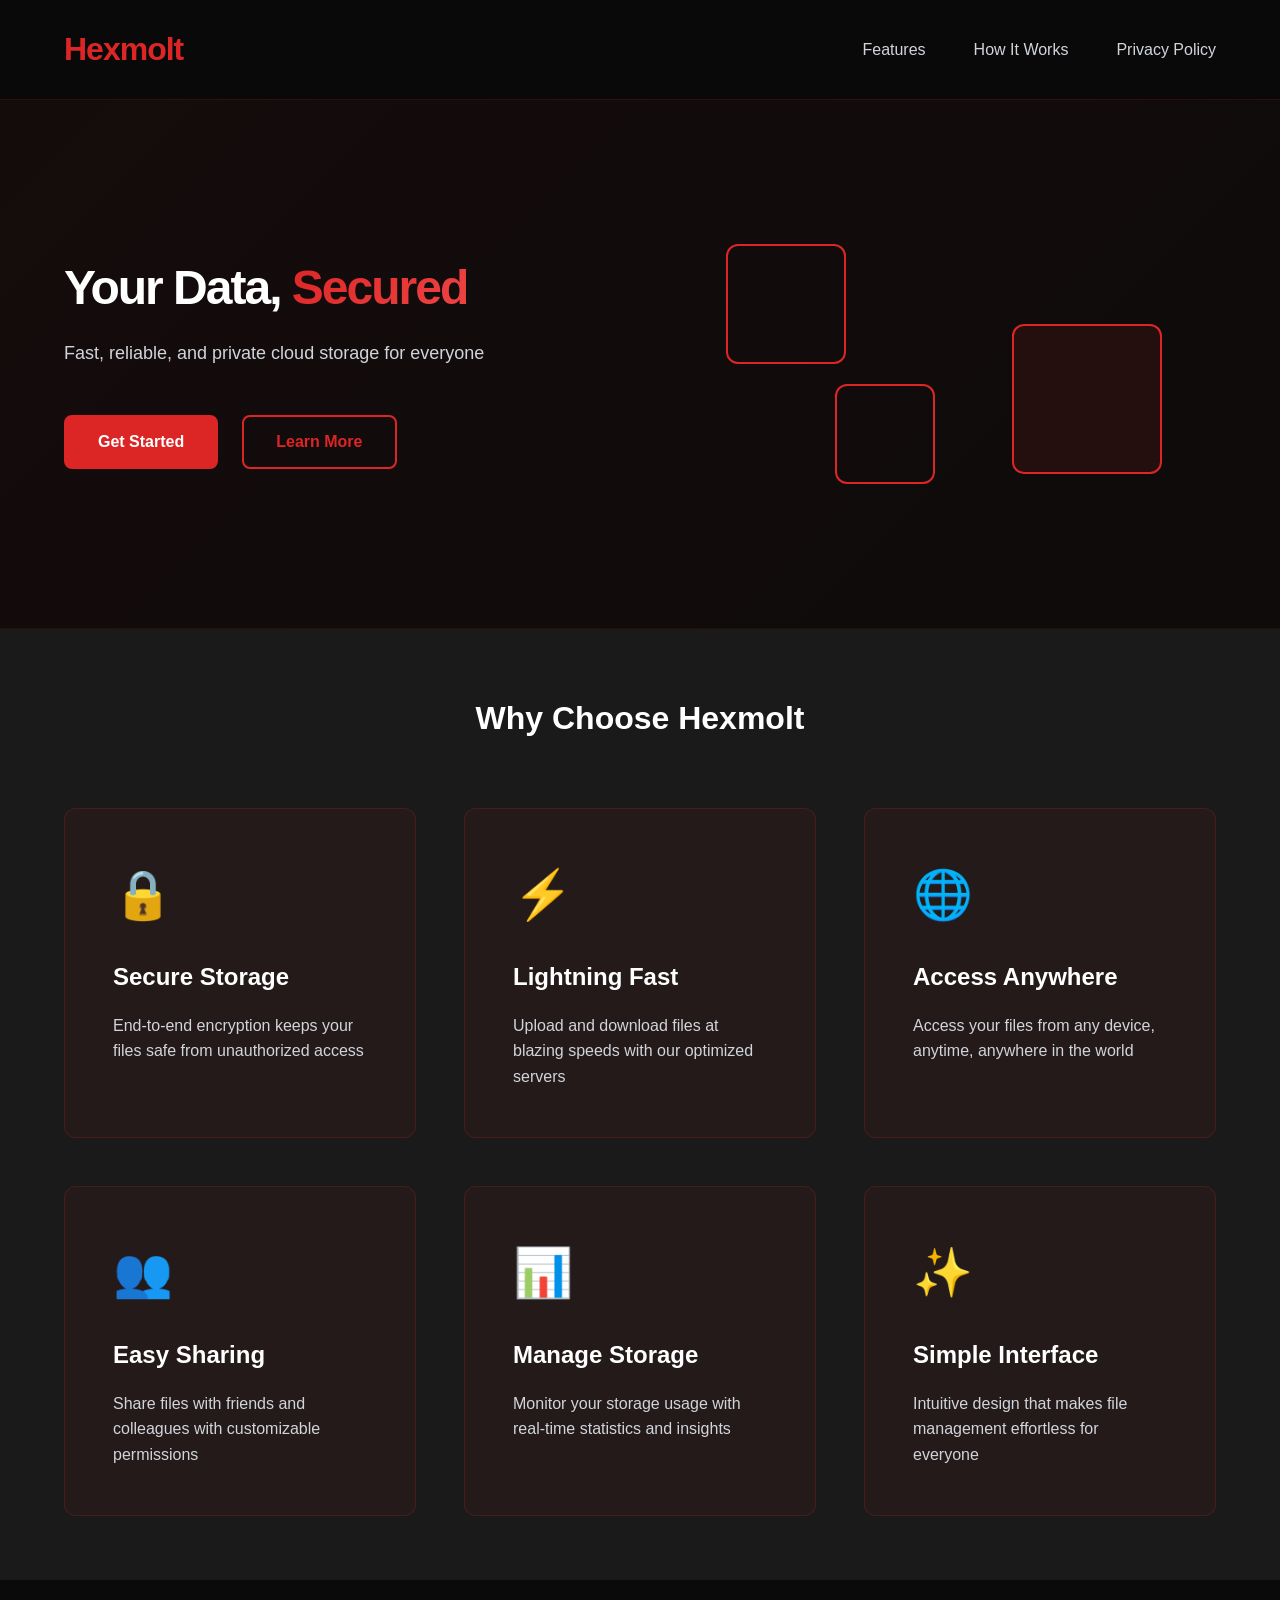
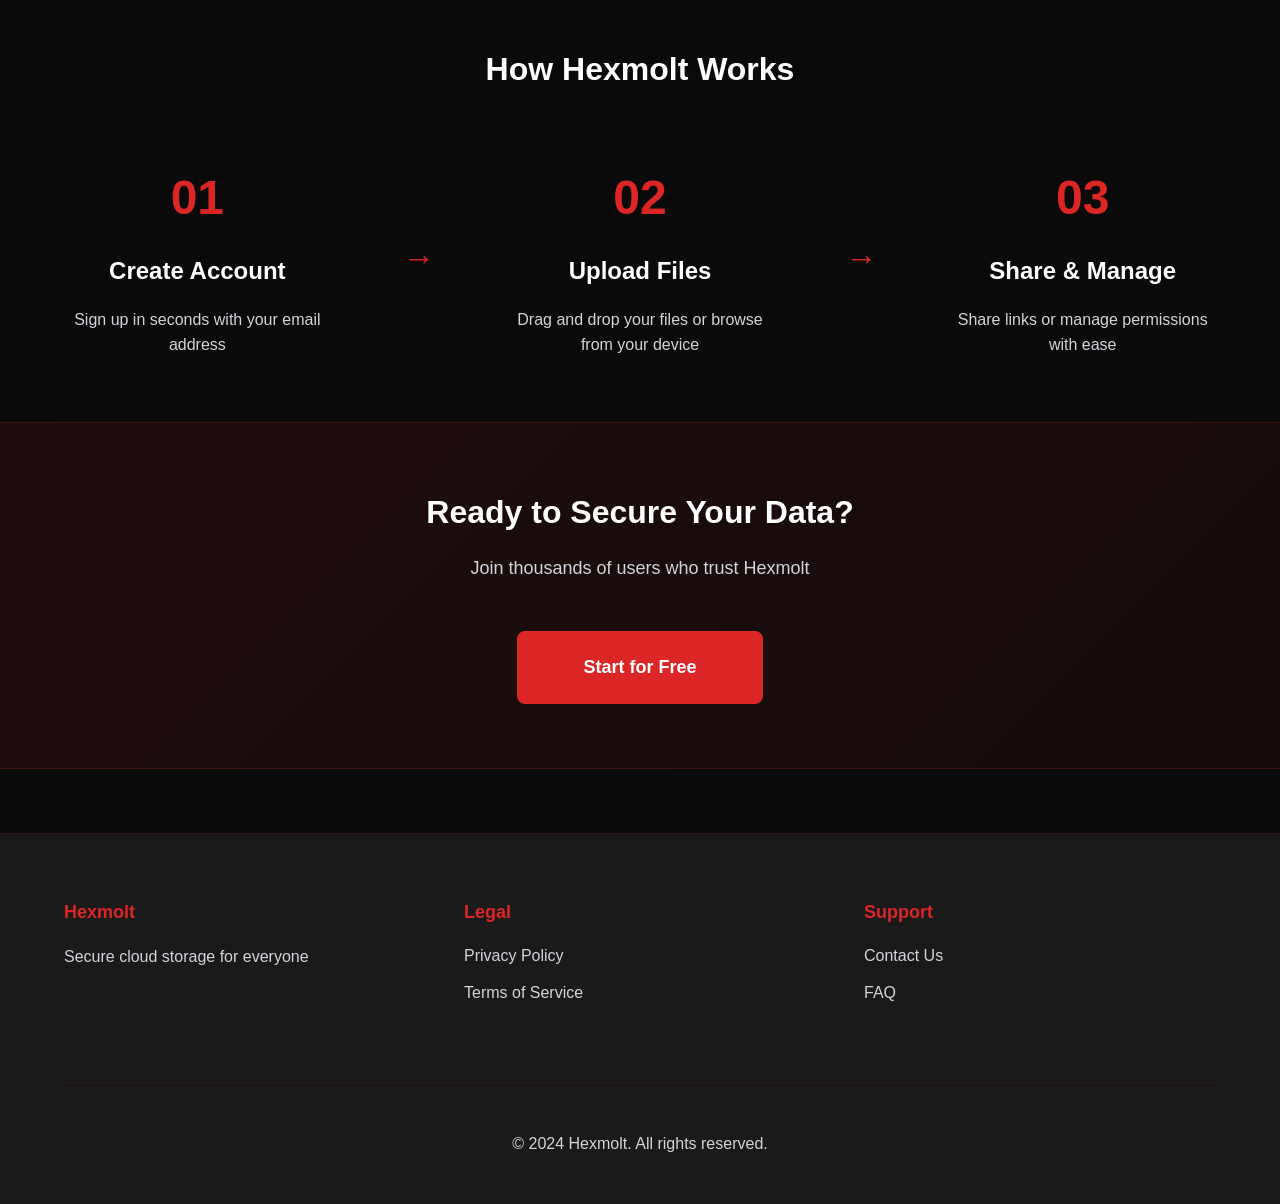
<file: index.html>
<!DOCTYPE html>
<html lang="en">
<head>
    <meta charset="UTF-8">
    <meta name="viewport" content="width=device-width, initial-scale=1.0">
    <title>Hexmolt - Modern Data Storage</title>
    <link rel="stylesheet" href="style.css">
</head>
<body>
    <!-- Navigation -->
    <header class="navbar">
        <div class="container">
            <div class="navbar-content">
                <div class="logo">Hexmolt</div>
                <nav class="nav-links">
                    <a href="#features">Features</a>
                    <a href="#how-it-works">How It Works</a>
                    <a href="privacy.html">Privacy Policy</a>
                </nav>
            </div>
        </div>
    </header>

    <!-- Hero Section -->
    <section class="hero">
        <div class="container">
            <div class="hero-content">
                <h1 class="hero-title">Your Data, <span class="accent">Secured</span></h1>
                <p class="hero-subtitle">Fast, reliable, and private cloud storage for everyone</p>
                <div class="hero-cta">
                    <button class="btn btn-primary">Get Started</button>
                    <button class="btn btn-secondary">Learn More</button>
                </div>
            </div>
            <div class="hero-visual">
                <div class="floating-box box-1"></div>
                <div class="floating-box box-2"></div>
                <div class="floating-box box-3"></div>
            </div>
        </div>
    </section>

    <!-- Features Section -->
    <section id="features" class="features">
        <div class="container">
            <h2 class="section-title">Why Choose Hexmolt</h2>
            <div class="features-grid">
                <div class="feature-card">
                    <div class="feature-icon">🔒</div>
                    <h3>Secure Storage</h3>
                    <p>End-to-end encryption keeps your files safe from unauthorized access</p>
                </div>
                <div class="feature-card">
                    <div class="feature-icon">⚡</div>
                    <h3>Lightning Fast</h3>
                    <p>Upload and download files at blazing speeds with our optimized servers</p>
                </div>
                <div class="feature-card">
                    <div class="feature-icon">🌐</div>
                    <h3>Access Anywhere</h3>
                    <p>Access your files from any device, anytime, anywhere in the world</p>
                </div>
                <div class="feature-card">
                    <div class="feature-icon">👥</div>
                    <h3>Easy Sharing</h3>
                    <p>Share files with friends and colleagues with customizable permissions</p>
                </div>
                <div class="feature-card">
                    <div class="feature-icon">📊</div>
                    <h3>Manage Storage</h3>
                    <p>Monitor your storage usage with real-time statistics and insights</p>
                </div>
                <div class="feature-card">
                    <div class="feature-icon">✨</div>
                    <h3>Simple Interface</h3>
                    <p>Intuitive design that makes file management effortless for everyone</p>
                </div>
            </div>
        </div>
    </section>

    <!-- How It Works Section -->
    <section id="how-it-works" class="how-it-works">
        <div class="container">
            <h2 class="section-title">How Hexmolt Works</h2>
            <div class="steps-container">
                <div class="step">
                    <div class="step-number">01</div>
                    <h3>Create Account</h3>
                    <p>Sign up in seconds with your email address</p>
                </div>
                <div class="step-arrow">→</div>
                <div class="step">
                    <div class="step-number">02</div>
                    <h3>Upload Files</h3>
                    <p>Drag and drop your files or browse from your device</p>
                </div>
                <div class="step-arrow">→</div>
                <div class="step">
                    <div class="step-number">03</div>
                    <h3>Share & Manage</h3>
                    <p>Share links or manage permissions with ease</p>
                </div>
            </div>
        </div>
    </section>

    <!-- CTA Section -->
    <section class="cta-section">
        <div class="container">
            <h2>Ready to Secure Your Data?</h2>
            <p>Join thousands of users who trust Hexmolt</p>
            <button class="btn btn-primary btn-large">Start for Free</button>
        </div>
    </section>

    <!-- Footer -->
    <footer class="footer">
        <div class="container">
            <div class="footer-content">
                <div class="footer-section">
                    <h4>Hexmolt</h4>
                    <p>Secure cloud storage for everyone</p>
                </div>
                <div class="footer-section">
                    <h4>Legal</h4>
                    <ul>
                        <li><a href="privacy.html">Privacy Policy</a></li>
                        <li><a href="#terms">Terms of Service</a></li>
                    </ul>
                </div>
                <div class="footer-section">
                    <h4>Support</h4>
                    <ul>
                        <li><a href="mailto:abhisingh1000500@gmail.com">Contact Us</a></li>
                        <li><a href="#faq">FAQ</a></li>
                    </ul>
                </div>
            </div>
            <div class="footer-bottom">
                <p>&copy; 2024 Hexmolt. All rights reserved.</p>
            </div>
        </div>
    </footer>

    <script src="main.js"></script>
</body>
</html>
</file>
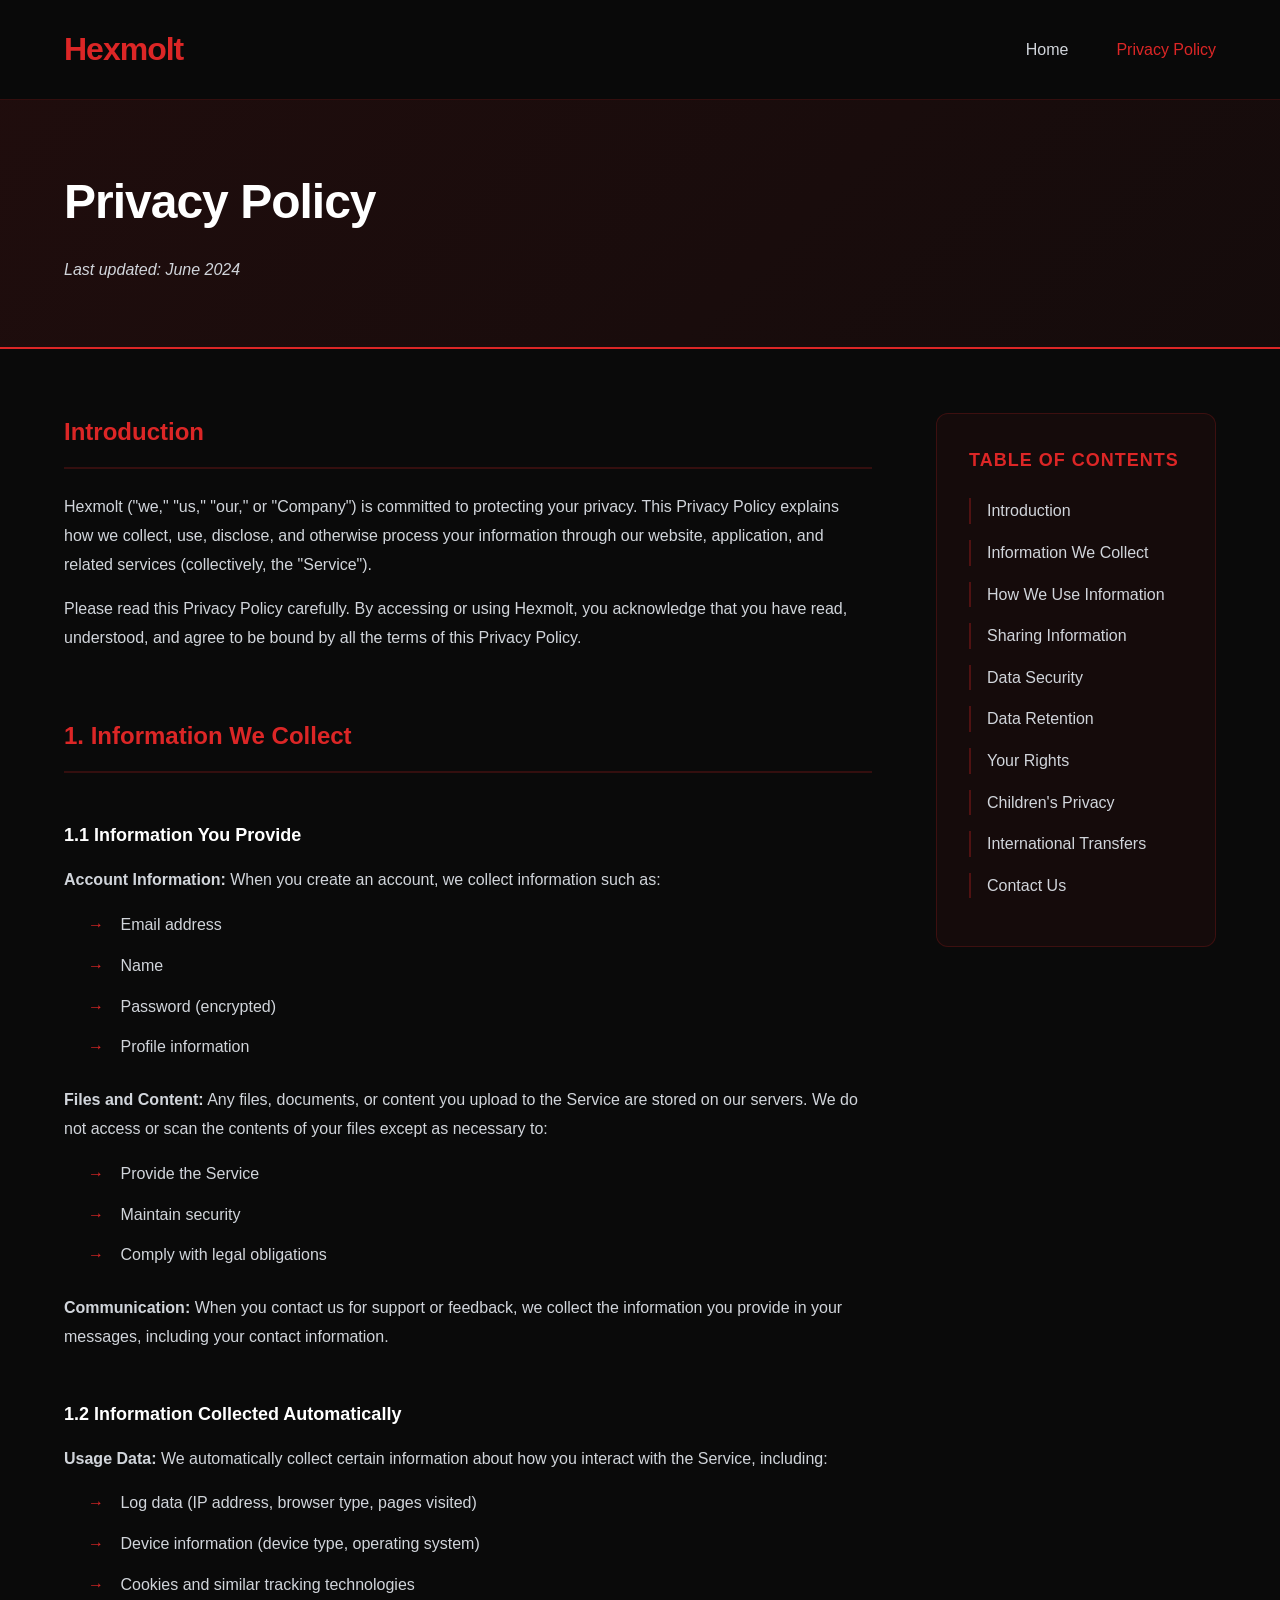
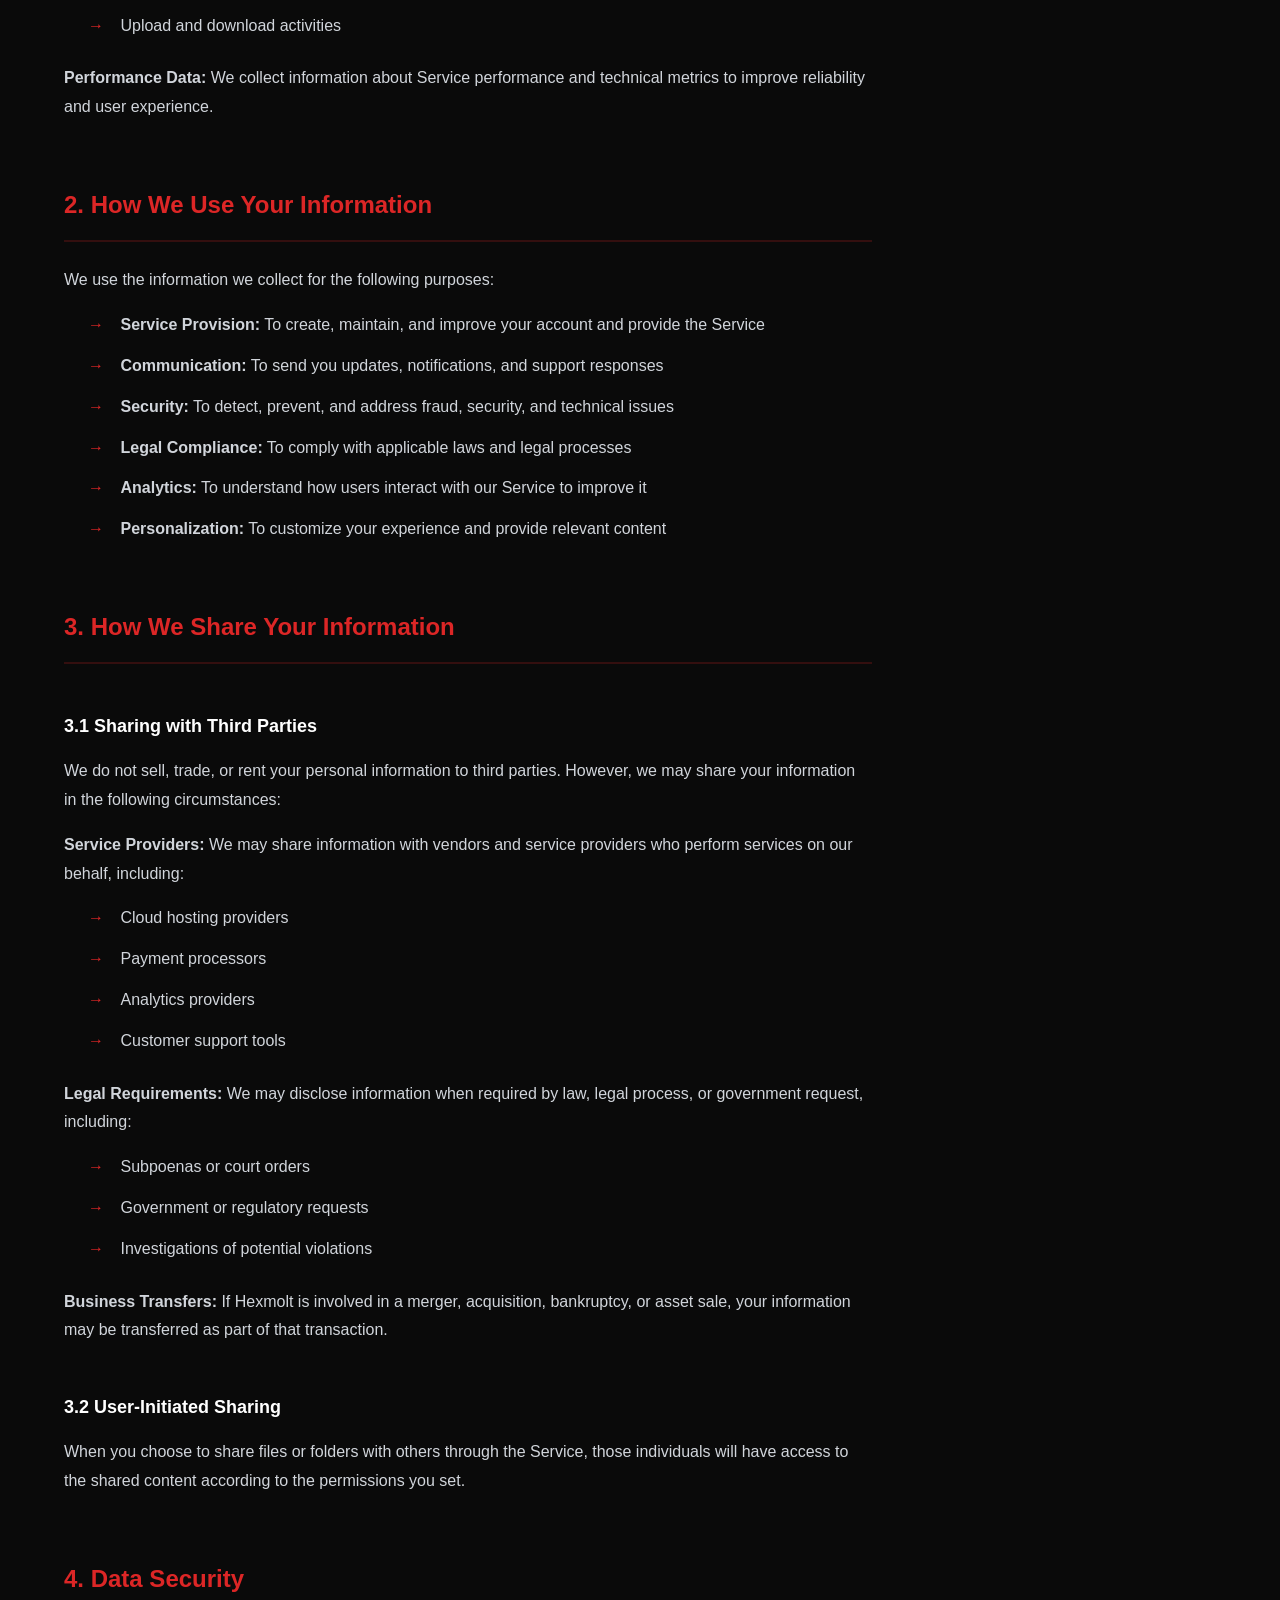
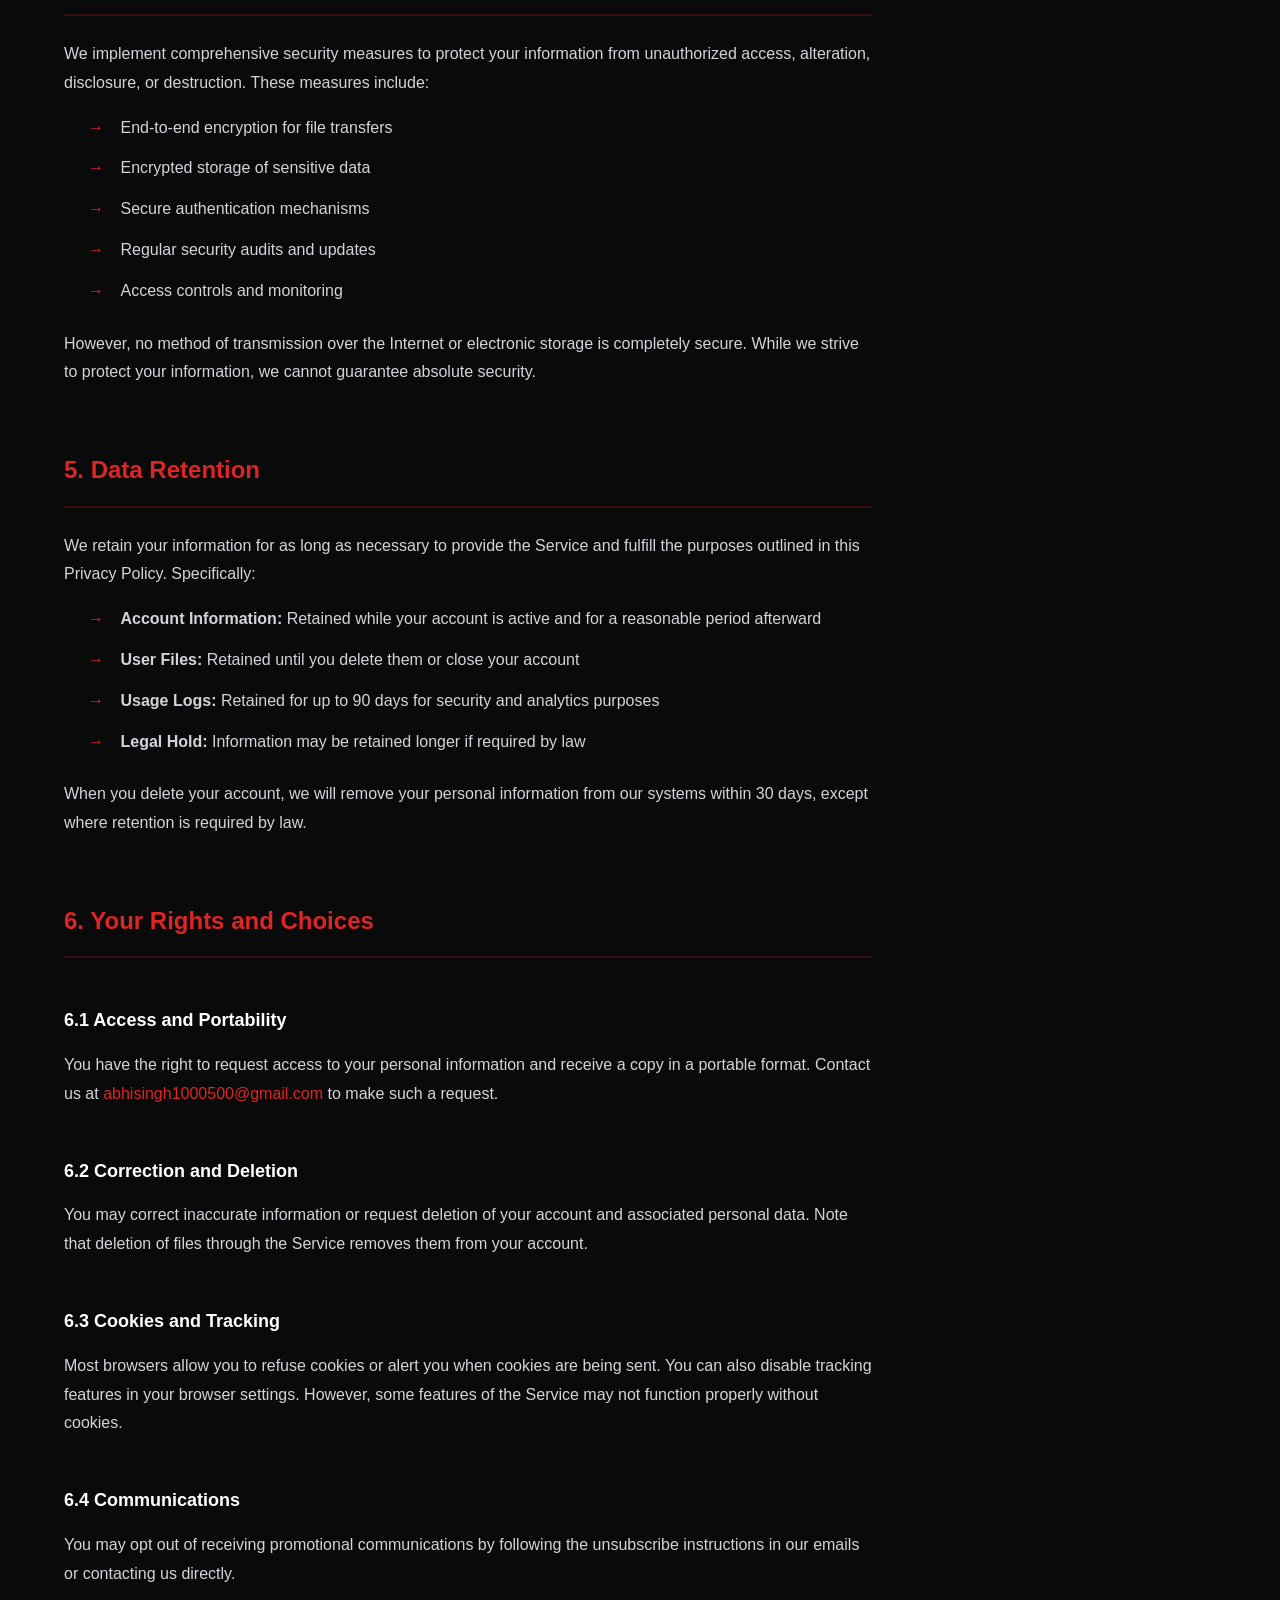
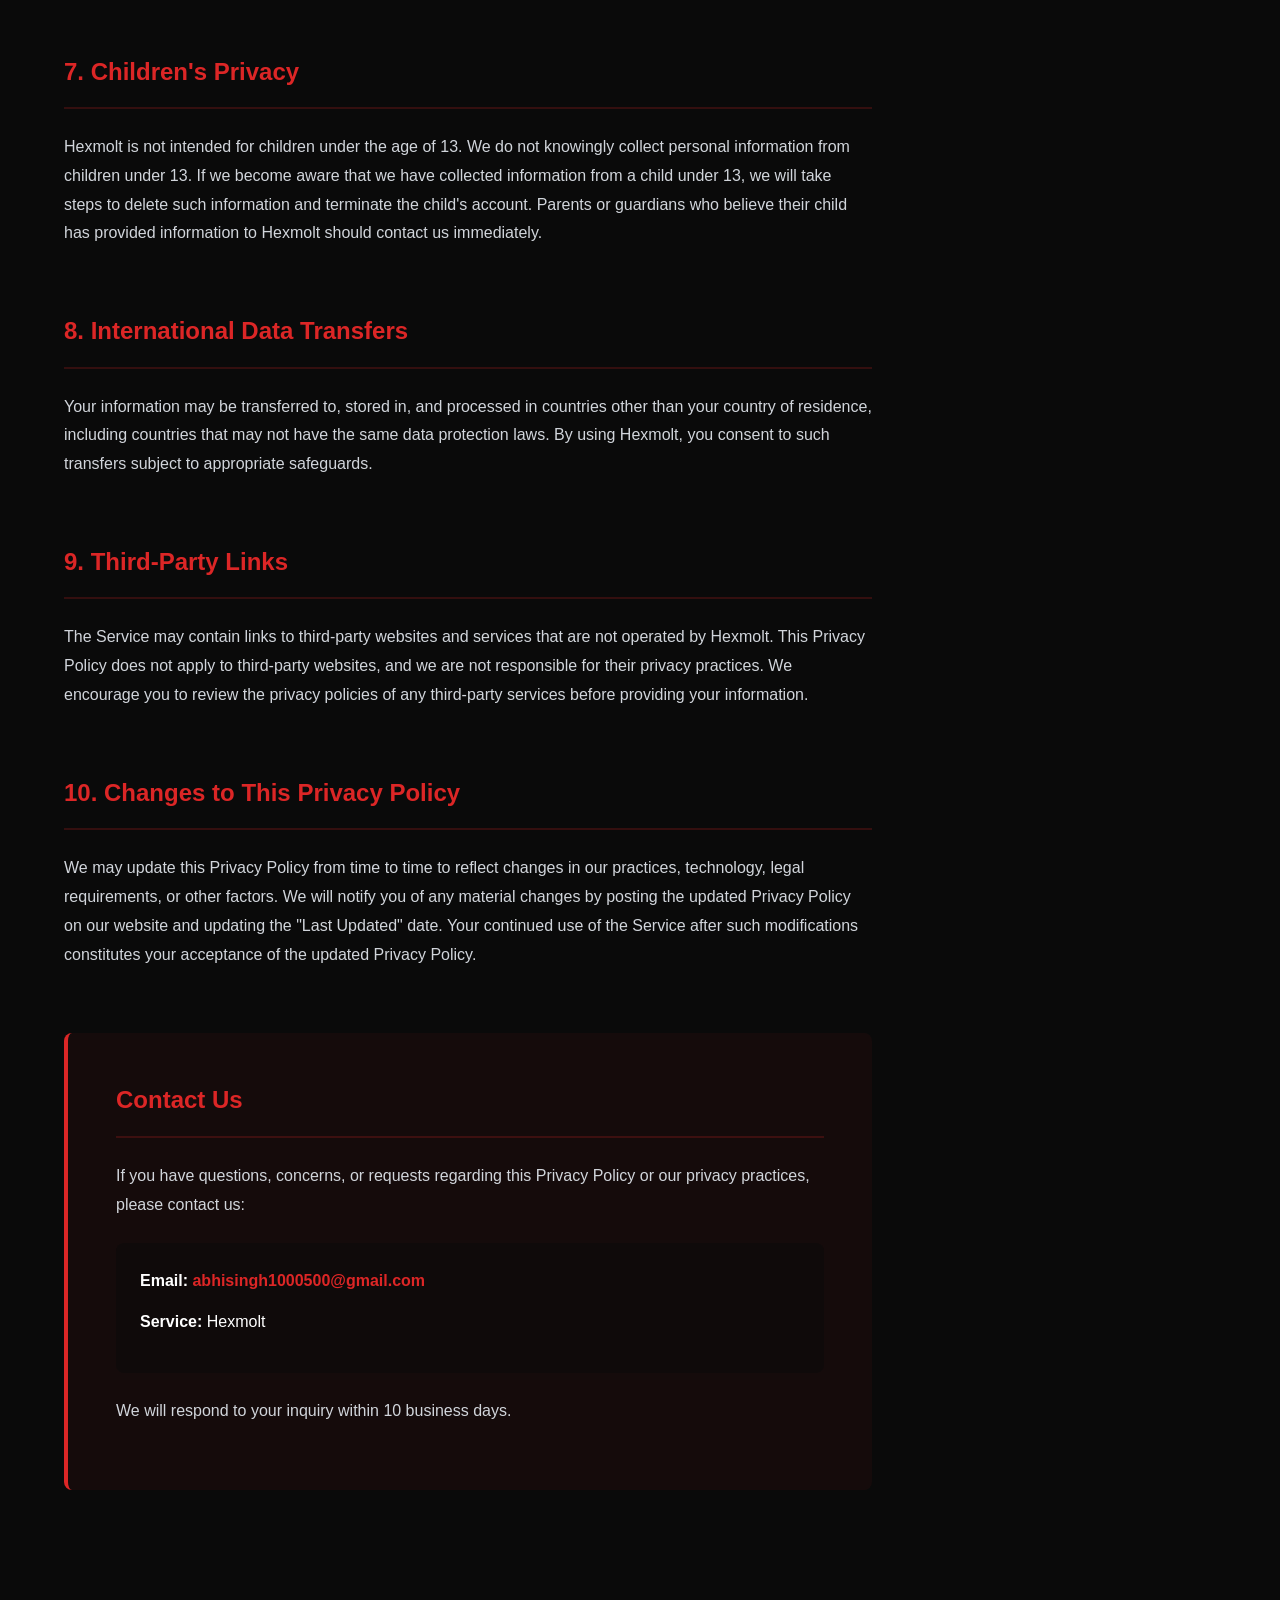
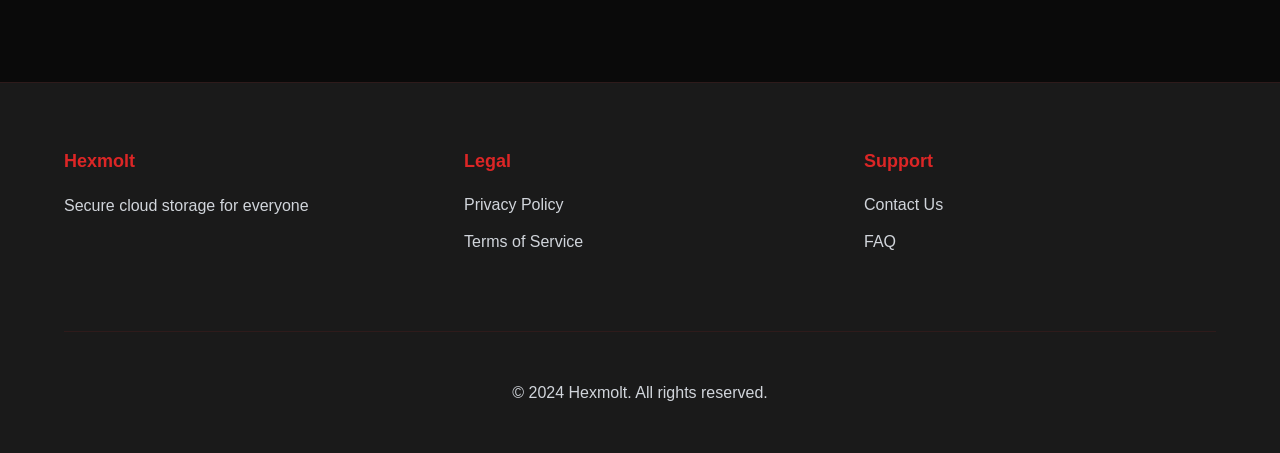
<file: privacy.html>
<!DOCTYPE html>
<html lang="en">
<head>
    <meta charset="UTF-8">
    <meta name="viewport" content="width=device-width, initial-scale=1.0">
    <title>Privacy Policy - Hexmolt</title>
   <link rel="stylesheet" href="style.css">
<link rel="stylesheet" href="privacy.css">
</head>
<body>
    <!-- Navigation -->
    <header class="navbar">
        <div class="container">
            <div class="navbar-content">
                <div class="logo">Hexmolt</div>
                <nav class="nav-links">
                    <a href="index.html">Home</a>
                    <a href="privacy.html" class="active">Privacy Policy</a>
                </nav>
            </div>
        </div>
    </header>

    <!-- Header -->
    <section class="policy-header">
        <div class="container">
            <h1>Privacy Policy</h1>
            <p class="last-updated">Last updated: June 2024</p>
        </div>
    </section>

    <!-- Main Content -->
    <div class="container">
        <div class="policy-wrapper">
            <div class="policy-content">
                <!-- Introduction -->
                <section class="policy-section">
                    <h2>Introduction</h2>
                    <p>Hexmolt ("we," "us," "our," or "Company") is committed to protecting your privacy. This Privacy Policy explains how we collect, use, disclose, and otherwise process your information through our website, application, and related services (collectively, the "Service").</p>
                    <p>Please read this Privacy Policy carefully. By accessing or using Hexmolt, you acknowledge that you have read, understood, and agree to be bound by all the terms of this Privacy Policy.</p>
                </section>

                <!-- Section 1 -->
                <section class="policy-section">
                    <h2>1. Information We Collect</h2>
                    
                    <h3>1.1 Information You Provide</h3>
                    <p><strong>Account Information:</strong> When you create an account, we collect information such as:</p>
                    <ul>
                        <li>Email address</li>
                        <li>Name</li>
                        <li>Password (encrypted)</li>
                        <li>Profile information</li>
                    </ul>

                    <p><strong>Files and Content:</strong> Any files, documents, or content you upload to the Service are stored on our servers. We do not access or scan the contents of your files except as necessary to:</p>
                    <ul>
                        <li>Provide the Service</li>
                        <li>Maintain security</li>
                        <li>Comply with legal obligations</li>
                    </ul>

                    <p><strong>Communication:</strong> When you contact us for support or feedback, we collect the information you provide in your messages, including your contact information.</p>

                    <h3>1.2 Information Collected Automatically</h3>
                    <p><strong>Usage Data:</strong> We automatically collect certain information about how you interact with the Service, including:</p>
                    <ul>
                        <li>Log data (IP address, browser type, pages visited)</li>
                        <li>Device information (device type, operating system)</li>
                        <li>Cookies and similar tracking technologies</li>
                        <li>Upload and download activities</li>
                    </ul>

                    <p><strong>Performance Data:</strong> We collect information about Service performance and technical metrics to improve reliability and user experience.</p>
                </section>

                <!-- Section 2 -->
                <section class="policy-section">
                    <h2>2. How We Use Your Information</h2>
                    <p>We use the information we collect for the following purposes:</p>
                    <ul>
                        <li><strong>Service Provision:</strong> To create, maintain, and improve your account and provide the Service</li>
                        <li><strong>Communication:</strong> To send you updates, notifications, and support responses</li>
                        <li><strong>Security:</strong> To detect, prevent, and address fraud, security, and technical issues</li>
                        <li><strong>Legal Compliance:</strong> To comply with applicable laws and legal processes</li>
                        <li><strong>Analytics:</strong> To understand how users interact with our Service to improve it</li>
                        <li><strong>Personalization:</strong> To customize your experience and provide relevant content</li>
                    </ul>
                </section>

                <!-- Section 3 -->
                <section class="policy-section">
                    <h2>3. How We Share Your Information</h2>
                    
                    <h3>3.1 Sharing with Third Parties</h3>
                    <p>We do not sell, trade, or rent your personal information to third parties. However, we may share your information in the following circumstances:</p>
                    
                    <p><strong>Service Providers:</strong> We may share information with vendors and service providers who perform services on our behalf, including:</p>
                    <ul>
                        <li>Cloud hosting providers</li>
                        <li>Payment processors</li>
                        <li>Analytics providers</li>
                        <li>Customer support tools</li>
                    </ul>

                    <p><strong>Legal Requirements:</strong> We may disclose information when required by law, legal process, or government request, including:</p>
                    <ul>
                        <li>Subpoenas or court orders</li>
                        <li>Government or regulatory requests</li>
                        <li>Investigations of potential violations</li>
                    </ul>

                    <p><strong>Business Transfers:</strong> If Hexmolt is involved in a merger, acquisition, bankruptcy, or asset sale, your information may be transferred as part of that transaction.</p>

                    <h3>3.2 User-Initiated Sharing</h3>
                    <p>When you choose to share files or folders with others through the Service, those individuals will have access to the shared content according to the permissions you set.</p>
                </section>

                <!-- Section 4 -->
                <section class="policy-section">
                    <h2>4. Data Security</h2>
                    <p>We implement comprehensive security measures to protect your information from unauthorized access, alteration, disclosure, or destruction. These measures include:</p>
                    <ul>
                        <li>End-to-end encryption for file transfers</li>
                        <li>Encrypted storage of sensitive data</li>
                        <li>Secure authentication mechanisms</li>
                        <li>Regular security audits and updates</li>
                        <li>Access controls and monitoring</li>
                    </ul>
                    <p>However, no method of transmission over the Internet or electronic storage is completely secure. While we strive to protect your information, we cannot guarantee absolute security.</p>
                </section>

                <!-- Section 5 -->
                <section class="policy-section">
                    <h2>5. Data Retention</h2>
                    <p>We retain your information for as long as necessary to provide the Service and fulfill the purposes outlined in this Privacy Policy. Specifically:</p>
                    <ul>
                        <li><strong>Account Information:</strong> Retained while your account is active and for a reasonable period afterward</li>
                        <li><strong>User Files:</strong> Retained until you delete them or close your account</li>
                        <li><strong>Usage Logs:</strong> Retained for up to 90 days for security and analytics purposes</li>
                        <li><strong>Legal Hold:</strong> Information may be retained longer if required by law</li>
                    </ul>
                    <p>When you delete your account, we will remove your personal information from our systems within 30 days, except where retention is required by law.</p>
                </section>

                <!-- Section 6 -->
                <section class="policy-section">
                    <h2>6. Your Rights and Choices</h2>
                    
                    <h3>6.1 Access and Portability</h3>
                    <p>You have the right to request access to your personal information and receive a copy in a portable format. Contact us at <a href="mailto:abhisingh1000500@gmail.com">abhisingh1000500@gmail.com</a> to make such a request.</p>

                    <h3>6.2 Correction and Deletion</h3>
                    <p>You may correct inaccurate information or request deletion of your account and associated personal data. Note that deletion of files through the Service removes them from your account.</p>

                    <h3>6.3 Cookies and Tracking</h3>
                    <p>Most browsers allow you to refuse cookies or alert you when cookies are being sent. You can also disable tracking features in your browser settings. However, some features of the Service may not function properly without cookies.</p>

                    <h3>6.4 Communications</h3>
                    <p>You may opt out of receiving promotional communications by following the unsubscribe instructions in our emails or contacting us directly.</p>
                </section>

                <!-- Section 7 -->
                <section class="policy-section">
                    <h2>7. Children's Privacy</h2>
                    <p>Hexmolt is not intended for children under the age of 13. We do not knowingly collect personal information from children under 13. If we become aware that we have collected information from a child under 13, we will take steps to delete such information and terminate the child's account. Parents or guardians who believe their child has provided information to Hexmolt should contact us immediately.</p>
                </section>

                <!-- Section 8 -->
                <section class="policy-section">
                    <h2>8. International Data Transfers</h2>
                    <p>Your information may be transferred to, stored in, and processed in countries other than your country of residence, including countries that may not have the same data protection laws. By using Hexmolt, you consent to such transfers subject to appropriate safeguards.</p>
                </section>

                <!-- Section 9 -->
                <section class="policy-section">
                    <h2>9. Third-Party Links</h2>
                    <p>The Service may contain links to third-party websites and services that are not operated by Hexmolt. This Privacy Policy does not apply to third-party websites, and we are not responsible for their privacy practices. We encourage you to review the privacy policies of any third-party services before providing your information.</p>
                </section>

                <!-- Section 10 -->
                <section class="policy-section">
                    <h2>10. Changes to This Privacy Policy</h2>
                    <p>We may update this Privacy Policy from time to time to reflect changes in our practices, technology, legal requirements, or other factors. We will notify you of any material changes by posting the updated Privacy Policy on our website and updating the "Last Updated" date. Your continued use of the Service after such modifications constitutes your acceptance of the updated Privacy Policy.</p>
                </section>

                <!-- Contact Section -->
                <section class="policy-section contact-section">
                    <h2>Contact Us</h2>
                    <p>If you have questions, concerns, or requests regarding this Privacy Policy or our privacy practices, please contact us:</p>
                    <div class="contact-info">
                        <p><strong>Email:</strong> <a href="mailto:abhisingh1000500@gmail.com">abhisingh1000500@gmail.com</a></p>
                        <p><strong>Service:</strong> Hexmolt</p>
                    </div>
                    <p>We will respond to your inquiry within 10 business days.</p>
                </section>
            </div>

            <!-- Table of Contents -->
            <aside class="policy-sidebar">
                <div class="toc">
                    <h3>Table of Contents</h3>
                    <ul>
                        <li><a href="#introduction">Introduction</a></li>
                        <li><a href="#information-collection">Information We Collect</a></li>
                        <li><a href="#how-we-use">How We Use Information</a></li>
                        <li><a href="#sharing">Sharing Information</a></li>
                        <li><a href="#security">Data Security</a></li>
                        <li><a href="#retention">Data Retention</a></li>
                        <li><a href="#your-rights">Your Rights</a></li>
                        <li><a href="#children">Children's Privacy</a></li>
                        <li><a href="#transfers">International Transfers</a></li>
                        <li><a href="#contact">Contact Us</a></li>
                    </ul>
                </div>
            </aside>
        </div>
    </div>

    <!-- Footer -->
    <footer class="footer">
        <div class="container">
            <div class="footer-content">
                <div class="footer-section">
                    <h4>Hexmolt</h4>
                    <p>Secure cloud storage for everyone</p>
                </div>
                <div class="footer-section">
                    <h4>Legal</h4>
                    <ul>
                        <li><a href="privacy.html">Privacy Policy</a></li>
                        <li><a href="#terms">Terms of Service</a></li>
                    </ul>
                </div>
                <div class="footer-section">
                    <h4>Support</h4>
                    <ul>
                        <li><a href="mailto:abhisingh1000500@gmail.com">Contact Us</a></li>
                        <li><a href="#faq">FAQ</a></li>
                    </ul>
                </div>
            </div>
            <div class="footer-bottom">
                <p>&copy; 2024 Hexmolt. All rights reserved.</p>
            </div>
        </div>
    </footer>
</body>
</html>
</file>
<file: style.css>
/* 
 * Hexmolt - Modern Cloud Storage
 * Main Stylesheet
 */

/* ===== CSS Variables ===== */
:root {
    --color-black: #0a0a0a;
    --color-dark-gray: #1a1a1a;
    --color-light-gray: #f5f5f5;
    --color-red: #dc2626;
    --color-red-dark: #991b1b;
    --color-red-light: #ef4444;
    --color-text: #ffffff;
    --color-text-secondary: #d1d5db;
    
    --font-primary: -apple-system, BlinkMacSystemFont, 'Segoe UI', Roboto, 'Helvetica Neue', Arial, sans-serif;
    --font-size-base: 16px;
    --font-size-lg: 18px;
    --font-size-xl: 24px;
    --font-size-2xl: 32px;
    --font-size-3xl: 48px;
    
    --spacing-xs: 8px;
    --spacing-sm: 12px;
    --spacing-md: 16px;
    --spacing-lg: 24px;
    --spacing-xl: 32px;
    --spacing-2xl: 48px;
    --spacing-3xl: 64px;
    
    --transition: 0.3s ease;
    --radius-sm: 4px;
    --radius-md: 8px;
    --radius-lg: 12px;
}

/* ===== Reset & Base Styles ===== */
* {
    margin: 0;
    padding: 0;
    box-sizing: border-box;
}

html, body {
    height: 100%;
}

body {
    font-family: var(--font-primary);
    background-color: var(--color-black);
    color: var(--color-text);
    font-size: var(--font-size-base);
    line-height: 1.6;
}

a {
    color: var(--color-red);
    text-decoration: none;
    transition: color var(--transition);
}

a:hover {
    color: var(--color-red-light);
}

ul {
    list-style: none;
}

/* ===== Container ===== */
.container {
    max-width: 1200px;
    margin: 0 auto;
    padding: 0 var(--spacing-lg);
}

@media (max-width: 768px) {
    .container {
        padding: 0 var(--spacing-md);
    }
}

/* ===== Navigation Bar ===== */
.navbar {
    position: sticky;
    top: 0;
    z-index: 1000;
    background-color: rgba(10, 10, 10, 0.95);
    backdrop-filter: blur(10px);
    border-bottom: 1px solid rgba(220, 38, 38, 0.2);
    padding: var(--spacing-lg) 0;
}

.navbar-content {
    display: flex;
    justify-content: space-between;
    align-items: center;
}

.logo {
    font-size: var(--font-size-2xl);
    font-weight: 700;
    color: var(--color-red);
    letter-spacing: -1px;
}

.nav-links {
    display: flex;
    gap: var(--spacing-2xl);
    align-items: center;
}

.nav-links a {
    color: var(--color-text-secondary);
    transition: color var(--transition);
    font-size: var(--font-size-base);
    font-weight: 500;
}

.nav-links a:hover,
.nav-links a.active {
    color: var(--color-red);
}

@media (max-width: 768px) {
    .nav-links {
        gap: var(--spacing-lg);
    }
    
    .nav-links a {
        font-size: 14px;
    }
}

/* ===== Hero Section ===== */
.hero {
    padding: var(--spacing-3xl) 0;
    background: linear-gradient(135deg, rgba(220, 38, 38, 0.05) 0%, rgba(220, 38, 38, 0.02) 100%);
    border-bottom: 1px solid rgba(220, 38, 38, 0.1);
    overflow: hidden;
}

.hero .container {
    display: grid;
    grid-template-columns: 1fr 1fr;
    gap: var(--spacing-3xl);
    align-items: center;
}

.hero-content {
    z-index: 2;
}

.hero-title {
    font-size: var(--font-size-3xl);
    font-weight: 700;
    line-height: 1.2;
    margin-bottom: var(--spacing-lg);
    letter-spacing: -2px;
}

.hero-title .accent {
    color: var(--color-red);
    position: relative;
    background: linear-gradient(135deg, var(--color-red), var(--color-red-light));
    -webkit-background-clip: text;
    -webkit-text-fill-color: transparent;
    background-clip: text;
}

.hero-subtitle {
    font-size: var(--font-size-lg);
    color: var(--color-text-secondary);
    margin-bottom: var(--spacing-2xl);
    line-height: 1.5;
}

.hero-cta {
    display: flex;
    gap: var(--spacing-lg);
    flex-wrap: wrap;
}

.hero-visual {
    position: relative;
    height: 400px;
    display: flex;
    align-items: center;
    justify-content: center;
}

.floating-box {
    position: absolute;
    border: 2px solid var(--color-red);
    border-radius: var(--radius-lg);
    animation: float 6s ease-in-out infinite;
}

.box-1 {
    width: 120px;
    height: 120px;
    top: 20%;
    left: 10%;
    animation-delay: 0s;
}

.box-2 {
    width: 150px;
    height: 150px;
    top: 40%;
    right: 10%;
    background-color: rgba(220, 38, 38, 0.1);
    animation-delay: 1s;
}

.box-3 {
    width: 100px;
    height: 100px;
    bottom: 20%;
    left: 30%;
    animation-delay: 2s;
}

@keyframes float {
    0%, 100% { transform: translateY(0px); }
    50% { transform: translateY(-30px); }
}

@media (max-width: 768px) {
    .hero {
        padding: var(--spacing-2xl) 0;
    }
    
    .hero .container {
        grid-template-columns: 1fr;
        gap: var(--spacing-2xl);
    }
    
    .hero-title {
        font-size: var(--font-size-2xl);
    }
    
    .hero-visual {
        height: 250px;
    }
    
    .floating-box {
        display: none;
    }
}

/* ===== Buttons ===== */
.btn {
    padding: var(--spacing-md) var(--spacing-xl);
    border: none;
    border-radius: var(--radius-md);
    font-size: var(--font-size-base);
    font-weight: 600;
    cursor: pointer;
    transition: all var(--transition);
    font-family: var(--font-primary);
}

.btn-primary {
    background-color: var(--color-red);
    color: var(--color-text);
    border: 2px solid var(--color-red);
}

.btn-primary:hover {
    background-color: var(--color-red-light);
    border-color: var(--color-red-light);
    transform: translateY(-2px);
    box-shadow: 0 8px 16px rgba(220, 38, 38, 0.3);
}

.btn-secondary {
    background-color: transparent;
    color: var(--color-red);
    border: 2px solid var(--color-red);
}

.btn-secondary:hover {
    background-color: rgba(220, 38, 38, 0.1);
    border-color: var(--color-red-light);
    color: var(--color-red-light);
}

.btn-large {
    padding: var(--spacing-lg) var(--spacing-3xl);
    font-size: var(--font-size-lg);
}

/* ===== Features Section ===== */
.features {
    padding: var(--spacing-3xl) 0;
    background-color: var(--color-dark-gray);
}

.section-title {
    font-size: var(--font-size-2xl);
    font-weight: 700;
    margin-bottom: var(--spacing-3xl);
    text-align: center;
}

.features-grid {
    display: grid;
    grid-template-columns: repeat(auto-fit, minmax(300px, 1fr));
    gap: var(--spacing-2xl);
}

.feature-card {
    background-color: rgba(220, 38, 38, 0.05);
    border: 1px solid rgba(220, 38, 38, 0.2);
    border-radius: var(--radius-lg);
    padding: var(--spacing-2xl);
    transition: all var(--transition);
}

.feature-card:hover {
    border-color: var(--color-red);
    background-color: rgba(220, 38, 38, 0.1);
    transform: translateY(-4px);
}

.feature-icon {
    font-size: 48px;
    margin-bottom: var(--spacing-lg);
    display: inline-block;
}

.feature-card h3 {
    font-size: var(--font-size-xl);
    margin-bottom: var(--spacing-md);
    color: var(--color-text);
}

.feature-card p {
    color: var(--color-text-secondary);
    font-size: var(--font-size-base);
    line-height: 1.6;
}

@media (max-width: 768px) {
    .features {
        padding: var(--spacing-2xl) 0;
    }
    
    .features-grid {
        grid-template-columns: 1fr;
    }
}

/* ===== How It Works Section ===== */
.how-it-works {
    padding: var(--spacing-3xl) 0;
}

.steps-container {
    display: flex;
    justify-content: space-between;
    align-items: center;
    gap: var(--spacing-2xl);
    flex-wrap: wrap;
}

.step {
    flex: 1;
    min-width: 250px;
    text-align: center;
}

.step-number {
    font-size: var(--font-size-3xl);
    font-weight: 700;
    color: var(--color-red);
    margin-bottom: var(--spacing-md);
}

.step h3 {
    font-size: var(--font-size-xl);
    margin-bottom: var(--spacing-md);
}

.step p {
    color: var(--color-text-secondary);
    font-size: var(--font-size-base);
}

.step-arrow {
    font-size: var(--font-size-2xl);
    color: var(--color-red);
    margin: 0 var(--spacing-lg);
}

@media (max-width: 768px) {
    .steps-container {
        flex-direction: column;
    }
    
    .step-arrow {
        transform: rotate(90deg);
        margin: var(--spacing-lg) 0;
    }
}

/* ===== CTA Section ===== */
.cta-section {
    padding: var(--spacing-3xl) 0;
    background: linear-gradient(135deg, rgba(220, 38, 38, 0.1) 0%, rgba(220, 38, 38, 0.05) 100%);
    border-top: 1px solid rgba(220, 38, 38, 0.2);
    border-bottom: 1px solid rgba(220, 38, 38, 0.2);
    text-align: center;
}

.cta-section h2 {
    font-size: var(--font-size-2xl);
    margin-bottom: var(--spacing-md);
}

.cta-section p {
    font-size: var(--font-size-lg);
    color: var(--color-text-secondary);
    margin-bottom: var(--spacing-2xl);
}

@media (max-width: 768px) {
    .cta-section {
        padding: var(--spacing-2xl) 0;
    }
    
    .cta-section h2 {
        font-size: var(--font-size-xl);
    }
}

/* ===== Footer ===== */
.footer {
    background-color: var(--color-dark-gray);
    border-top: 1px solid rgba(220, 38, 38, 0.1);
    padding: var(--spacing-3xl) 0 var(--spacing-2xl);
    margin-top: var(--spacing-3xl);
}

.footer-content {
    display: grid;
    grid-template-columns: repeat(auto-fit, minmax(200px, 1fr));
    gap: var(--spacing-2xl);
    margin-bottom: var(--spacing-3xl);
}

.footer-section h4 {
    color: var(--color-red);
    margin-bottom: var(--spacing-md);
    font-size: var(--font-size-lg);
}

.footer-section p {
    color: var(--color-text-secondary);
    font-size: var(--font-size-sm);
    line-height: 1.8;
}

.footer-section ul {
    list-style: none;
}

.footer-section li {
    margin-bottom: var(--spacing-sm);
}

.footer-section a {
    color: var(--color-text-secondary);
    transition: color var(--transition);
    font-size: var(--font-size-sm);
}

.footer-section a:hover {
    color: var(--color-red);
}

.footer-bottom {
    text-align: center;
    padding-top: var(--spacing-2xl);
    border-top: 1px solid rgba(220, 38, 38, 0.1);
    color: var(--color-text-secondary);
    font-size: var(--font-size-sm);
}

@media (max-width: 768px) {
    .footer {
        padding: var(--spacing-2xl) 0 var(--spacing-lg);
    }
    
    .footer-content {
        gap: var(--spacing-lg);
    }
}

/* ===== Scrollbar ===== */
::-webkit-scrollbar {
    width: 8px;
}

::-webkit-scrollbar-track {
    background: var(--color-black);
}

::-webkit-scrollbar-thumb {
    background: var(--color-red);
    border-radius: 4px;
}

::-webkit-scrollbar-thumb:hover {
    background: var(--color-red-light);
}

/* ===== Selection ===== */
::selection {
    background-color: var(--color-red);
    color: var(--color-text);
}
</file>
<file: privacy.css>
/* 
 * Privacy Policy Stylesheet
 */

/* ===== Policy Header ===== */
.policy-header {
    padding: var(--spacing-3xl) 0;
    background: linear-gradient(135deg, rgba(220, 38, 38, 0.1) 0%, rgba(220, 38, 38, 0.05) 100%);
    border-bottom: 2px solid var(--color-red);
}

.policy-header h1 {
    font-size: var(--font-size-3xl);
    font-weight: 700;
    margin-bottom: var(--spacing-md);
    letter-spacing: -1px;
}

.last-updated {
    color: var(--color-text-secondary);
    font-size: var(--font-size-base);
    font-style: italic;
}

@media (max-width: 768px) {
    .policy-header {
        padding: var(--spacing-2xl) 0;
    }
    
    .policy-header h1 {
        font-size: var(--font-size-2xl);
    }
}

/* ===== Policy Layout ===== */
.policy-wrapper {
    display: grid;
    grid-template-columns: 1fr 280px;
    gap: var(--spacing-3xl);
    padding: var(--spacing-3xl) 0;
    min-height: 100vh;
}

.policy-content {
    max-width: 900px;
}

.policy-sidebar {
    position: sticky;
    top: 100px;
    height: fit-content;
}

@media (max-width: 1024px) {
    .policy-wrapper {
        grid-template-columns: 1fr;
        gap: var(--spacing-2xl);
    }
    
    .policy-sidebar {
        position: relative;
        top: 0;
    }
}

/* ===== Policy Sections ===== */
.policy-section {
    margin-bottom: var(--spacing-3xl);
    scroll-margin-top: 100px;
}

.policy-section h2 {
    font-size: var(--font-size-xl);
    font-weight: 700;
    color: var(--color-red);
    margin-bottom: var(--spacing-lg);
    padding-bottom: var(--spacing-md);
    border-bottom: 2px solid rgba(220, 38, 38, 0.2);
}

.policy-section h3 {
    font-size: var(--font-size-lg);
    font-weight: 600;
    color: var(--color-text);
    margin-top: var(--spacing-2xl);
    margin-bottom: var(--spacing-md);
}

.policy-section p {
    color: var(--color-text-secondary);
    line-height: 1.8;
    margin-bottom: var(--spacing-md);
}

.policy-section ul {
    margin-left: var(--spacing-lg);
    margin-bottom: var(--spacing-lg);
}

.policy-section li {
    color: var(--color-text-secondary);
    margin-bottom: var(--spacing-sm);
    line-height: 1.8;
}

.policy-section li:before {
    content: "→ ";
    color: var(--color-red);
    font-weight: 600;
    margin-right: var(--spacing-sm);
}

/* ===== Contact Section ===== */
.contact-section {
    background-color: rgba(220, 38, 38, 0.05);
    border-left: 4px solid var(--color-red);
    padding: var(--spacing-2xl);
    border-radius: var(--radius-md);
    margin-top: var(--spacing-3xl);
}

.contact-info {
    background-color: rgba(10, 10, 10, 0.5);
    padding: var(--spacing-lg);
    border-radius: var(--radius-md);
    margin: var(--spacing-lg) 0;
}

.contact-info p {
    color: var(--color-text);
    margin-bottom: var(--spacing-sm);
}

.contact-info a {
    color: var(--color-red);
    font-weight: 600;
}

/* ===== Table of Contents ===== */
.toc {
    background-color: rgba(220, 38, 38, 0.05);
    border: 1px solid rgba(220, 38, 38, 0.2);
    border-radius: var(--radius-lg);
    padding: var(--spacing-xl);
}

.toc h3 {
    font-size: var(--font-size-lg);
    color: var(--color-red);
    margin-bottom: var(--spacing-lg);
    text-transform: uppercase;
    letter-spacing: 1px;
    font-weight: 700;
}

.toc ul {
    list-style: none;
    margin: 0;
}

.toc li {
    margin-bottom: var(--spacing-md);
}

.toc a {
    color: var(--color-text-secondary);
    font-size: var(--font-size-sm);
    transition: all var(--transition);
    padding-left: var(--spacing-md);
    border-left: 2px solid rgba(220, 38, 38, 0.3);
    display: block;
}

.toc a:hover {
    color: var(--color-red);
    border-left-color: var(--color-red);
    padding-left: var(--spacing-lg);
}

/* ===== Responsive ===== */
@media (max-width: 768px) {
    .policy-section {
        margin-bottom: var(--spacing-2xl);
    }
    
    .policy-section h2 {
        font-size: var(--font-size-lg);
    }
    
    .policy-section h3 {
        font-size: var(--font-size-base);
    }
    
    .toc {
        display: none;
    }
}

/* ===== Print Styles ===== */
@media print {
    .navbar,
    .policy-sidebar,
    .footer {
        display: none;
    }
    
    .policy-header {
        break-after: page;
    }
    
    .policy-section {
        break-inside: avoid;
    }
}
</file>
